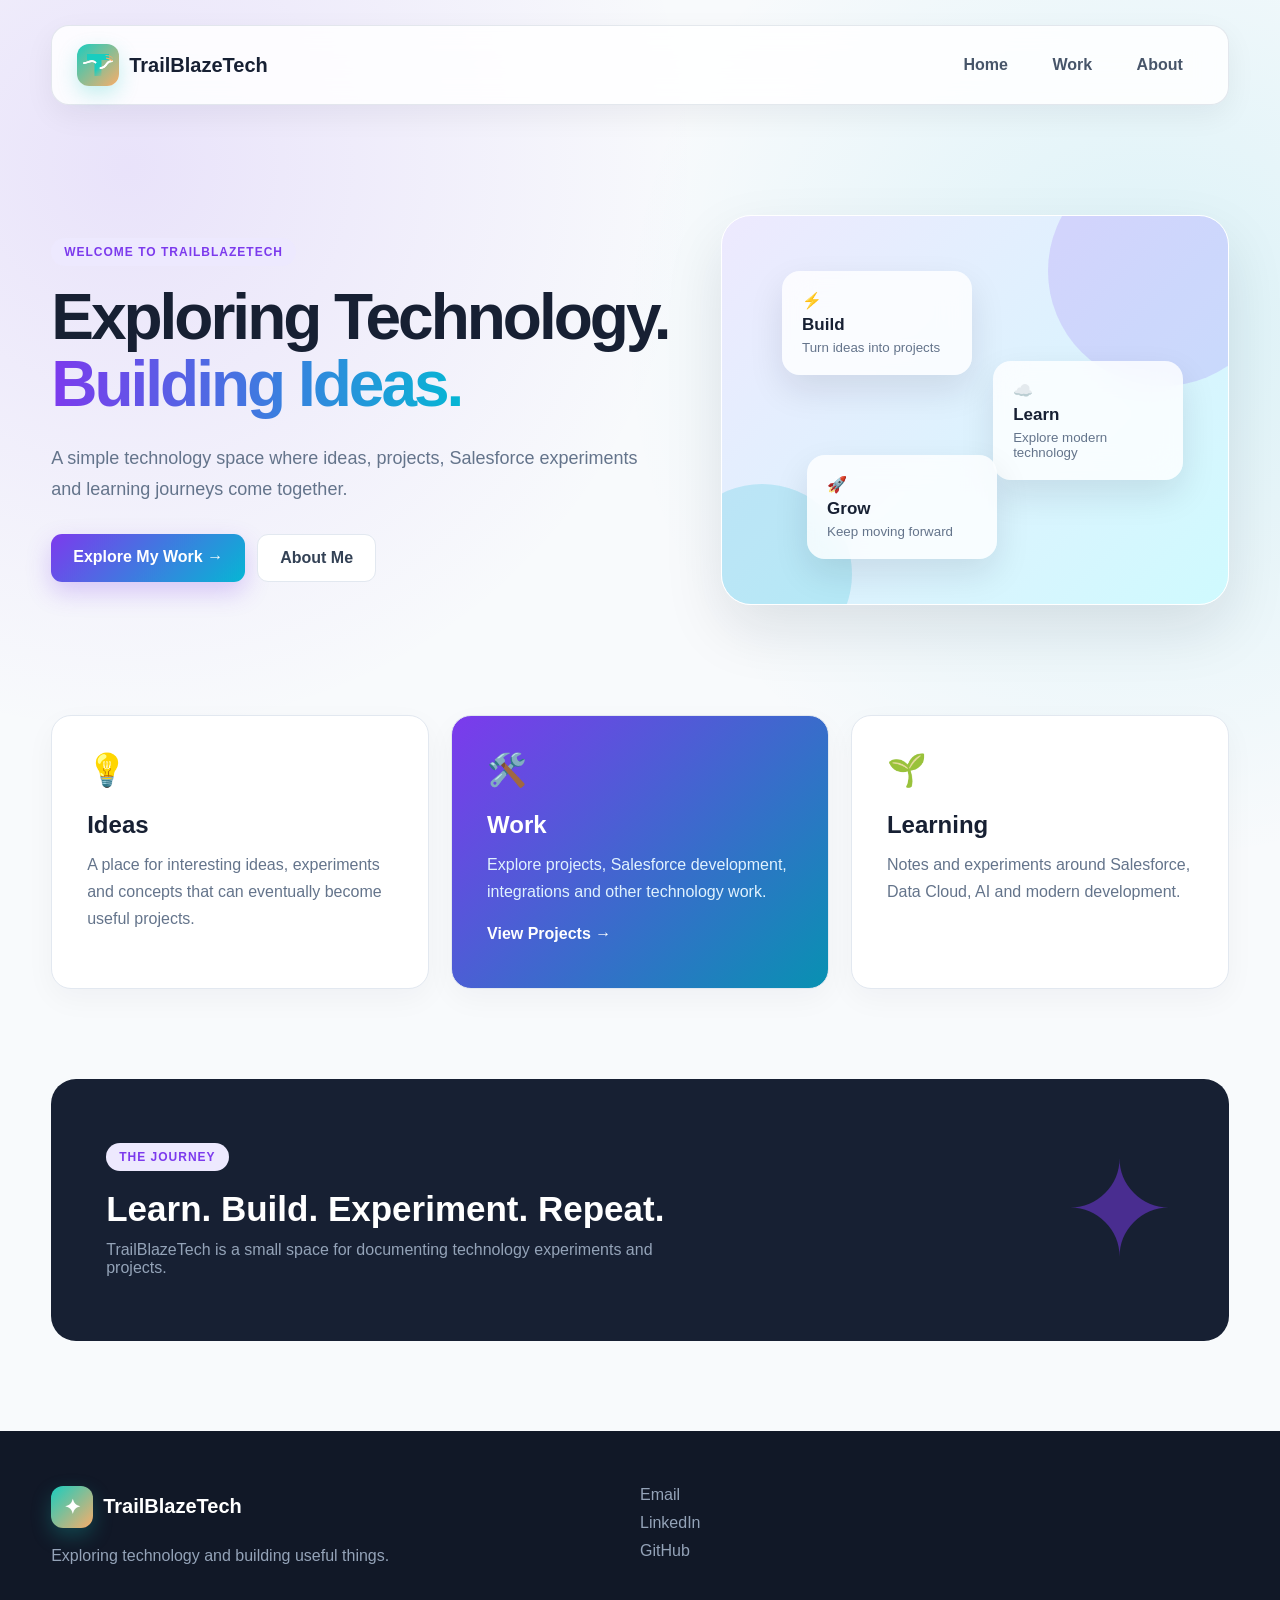
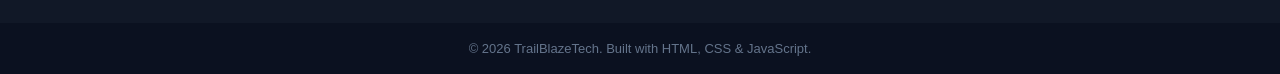
<file: index.html>
<!DOCTYPE html>
<html lang="en">
<head>
    <meta charset="UTF-8">
    <meta name="viewport" content="width=device-width, initial-scale=1.0">

    <title>TrailBlazeTech | Home</title>

    <link rel="stylesheet" href="style.css">
</head>

<body>

    <!-- HEADER -->
    <header class="header">

        <!-- <div class="logo">
            <span class="logo-icon">✦</span>
            <span>TrailBlazeTech</span>
        </div> -->
       <div class="logo">

    <span class="logo-icon">

        <svg viewBox="0 0 64 64" xmlns="http://www.w3.org/2000/svg">

            <defs>
                <linearGradient id="trailGradient"
                    x1="0%" y1="0%"
                    x2="100%" y2="100%">

                    <stop offset="0%" stop-color="#19cdbf"/>
                    <stop offset="55%" stop-color="#19cdbf"/>
                    <stop offset="100%" stop-color="#f9ad69"/>

                </linearGradient>

                <!-- Glow for the signal -->
                <filter id="signalGlow">
                    <feGaussianBlur stdDeviation="1.5" result="blur"/>
                    <feMerge>
                        <feMergeNode in="blur"/>
                        <feMergeNode in="SourceGraphic"/>
                    </feMerge>
                </filter>
            </defs>


            <!-- Main T -->
            <path
                d="M10 10
                   H54
                   V22
                   H39
                   V54
                   H25
                   V22
                   H10
                   Z"
                fill="url(#trailGradient)"
            />


            <!-- SIGNAL COMING INTO THE T -->

            <path
                d="M4 28
                   C11 28 14 24 20 24
                   C23 24 25 25 27 27"
                fill="none"
                stroke="white"
                stroke-width="3.5"
                stroke-linecap="round"
                filter="url(#signalGlow)"
            />


            <!-- SIGNAL COMING OUT OF THE T -->

            <path
                d="M37 38
                   C43 38 47 34 50 29
                   C52 26 55 24 60 24"
                fill="none"
                stroke="white"
                stroke-width="3.5"
                stroke-linecap="round"
                filter="url(#signalGlow)"
            />


            <!-- Small outgoing signal lines -->

            <path
                d="M49 18
                   C54 18 57 20 60 23"
                fill="none"
                stroke="#f9ad69"
                stroke-width="2.5"
                stroke-linecap="round"
            />

            <path
                d="M48 13
                   C54 13 58 15 61 18"
                fill="none"
                stroke="#f9ad69"
                stroke-width="2"
                stroke-linecap="round"
                opacity="0.8"
            />

        </svg>

    </span>

    <span class="logo-text">
        TrailBlazeTech
    </span>

</div>

        <nav class="navbar">
            <a href="index.html" >Home</a>
            <a href="work.html" >Work</a>
            <a href="about.html" >About</a>
        </nav>

    </header>


    <!-- MAIN BODY -->
    <main>

        <!-- HERO -->
        <section class="hero">

            <div class="hero-text">

                <span class="tag">WELCOME TO TRAILBLAZETECH</span>

                <h1>
                    Exploring Technology.
                    <span>Building Ideas.</span>
                </h1>

                <p>
                    A simple technology space where ideas, projects,
                    Salesforce experiments and learning journeys come together.
                </p>

                <div class="hero-buttons">

                    <a href="work.html" target="_blank" class="primary-btn">
                        Explore My Work →
                    </a>

                    <a href="about.html" target="_blank" class="secondary-btn">
                        About Me
                    </a>

                </div>

            </div>


            <div class="hero-card">

                <div class="floating-card card-one">
                    ⚡
                    <strong>Build</strong>
                    <small>Turn ideas into projects</small>
                </div>

                <div class="floating-card card-two">
                    ☁️
                    <strong>Learn</strong>
                    <small>Explore modern technology</small>
                </div>

                <div class="floating-card card-three">
                    🚀
                    <strong>Grow</strong>
                    <small>Keep moving forward</small>
                </div>

            </div>

        </section>


        <!-- THREE CONTENT PARTS -->
        <section class="content-section">

            <div class="content-card">

                <div class="icon">💡</div>

                <h2>Ideas</h2>

                <p>
                    A place for interesting ideas, experiments and
                    concepts that can eventually become useful projects.
                </p>

            </div>


            <div class="content-card featured">

                <div class="icon">🛠️</div>

                <h2>Work</h2>

                <p>
                    Explore projects, Salesforce development,
                    integrations and other technology work.
                </p>

                <a href="work.html" target="_blank">
                    View Projects →
                </a>

            </div>


            <div class="content-card">

                <div class="icon">🌱</div>

                <h2>Learning</h2>

                <p>
                    Notes and experiments around Salesforce,
                    Data Cloud, AI and modern development.
                </p>

            </div>

        </section>


        <!-- BOTTOM SECTION -->
        <section class="bottom-banner">

            <div>

                <span class="tag">THE JOURNEY</span>

                <h2>
                    Learn. Build. Experiment. Repeat.
                </h2>

                <p>
                    TrailBlazeTech is a small space for documenting
                    technology experiments and projects.
                </p>

            </div>

            <div class="banner-symbol">
                ✦
            </div>

        </section>

    </main>


    <!-- FOOTER -->
    <footer class="footer">

        <div class="footer-left">

            <div class="logo">
                <span class="logo-icon">✦</span>
                TrailBlazeTech
            </div>

            <p>
                Exploring technology and building useful things.
            </p>

        </div>


        <!-- <div class="footer-links">

            <h3>Navigate</h3>

            <a href="index.html" target="_blank">Home</a>
            <a href="work.html" target="_blank">Work</a>
            <a href="about.html" target="_blank">About</a>

        </div> -->


        <div class="footer-contact">

            <!-- <h3>Connect</h3> -->

            <a href="mailto:your-email@example.com">
                Email
            </a>

            <a href="#" onclick="openLinkedIn()">
                LinkedIn
            </a>

            <a href="#" onclick="openGitHub()">
                GitHub
            </a>

        </div>

    </footer>


    <div class="copyright">
        © 2026 TrailBlazeTech. Built with HTML, CSS & JavaScript.
    </div>


    <script src="script.js"></script>
    <script type='text/javascript'>
	function initEmbeddedMessaging() {
		try {
			embeddedservice_bootstrap.settings.language = 'en_US'; // For example, enter 'en' or 'en-US'

			embeddedservice_bootstrap.init(
				'00Dfn000003z2bd',
				'Memoir_Agency',
				'https://memoir.my.site.com/ESWMemoirAgency1759137680537',
				{
					scrt2URL: 'https://memoir.my.salesforce-scrt.com'
				}
			);
		} catch (err) {
			console.error('Error loading Embedded Messaging: ', err);
		}
	};
</script>
<script type='text/javascript' src='https://memoir.my.site.com/ESWMemoirAgency1759137680537/assets/js/bootstrap.min.js' onload='initEmbeddedMessaging()'></script>


</body>
</html>
<script src="script.js"></script>
</body>
</html>
</file>
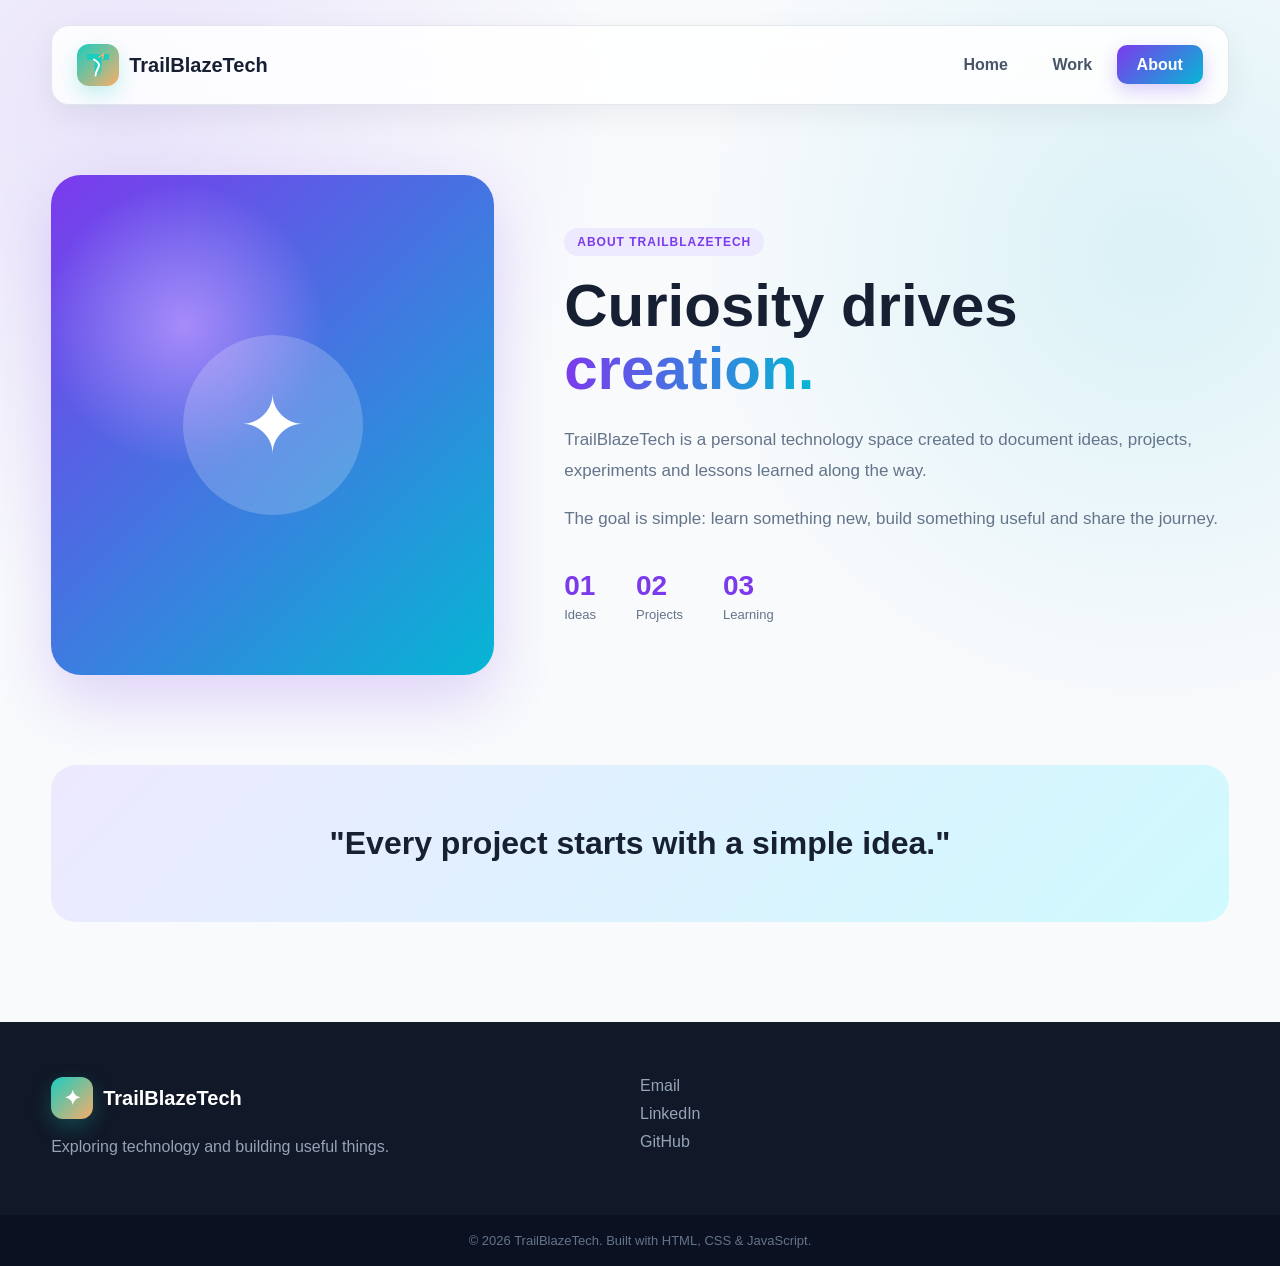
<file: about.html>
<!DOCTYPE html>
<html lang="en">

<head>

    <meta charset="UTF-8">
    <meta name="viewport" content="width=device-width, initial-scale=1.0">

    <title>TrailBlazeTech | About</title>

    <link rel="stylesheet" href="style.css">

</head>


<body>

    <!-- HEADER -->

    <header class="header">

        <!-- <div class="logo">
            <span class="logo-icon">✦</span>
            TrailBlazeTech
        </div> -->
        <div class="logo">

    <span class="logo-icon">

        <svg viewBox="0 0 64 64" xmlns="http://www.w3.org/2000/svg">

            <defs>
                <linearGradient id="trailGradient"
                    x1="0%" y1="0%"
                    x2="100%" y2="100%">

                    <stop offset="0%" stop-color="#19cdbf"/>
                    <stop offset="55%" stop-color="#19cdbf"/>
                    <stop offset="100%" stop-color="#f9ad69"/>

                </linearGradient>
            </defs>

            <!-- T shape -->
            <path
                d="M10 10
                   H54
                   V22
                   H39
                   V54
                   H25
                   V22
                   H10
                   Z"
                fill="url(#trailGradient)"
            />

            <!-- Trail / road -->
            <path
                d="M27 53
                   C27 43 34 39 34 32
                   C34 27 29 24 24 21"
                fill="none"
                stroke="white"
                stroke-width="4"
                stroke-linecap="round"
            />

            <!-- Small growth arrow -->
            <path
                d="M34 16
                   L43 10
                   L41 19"
                fill="none"
                stroke="#f9ad69"
                stroke-width="3"
                stroke-linecap="round"
                stroke-linejoin="round"
            />

        </svg>

    </span>

    <span class="logo-text">
        TrailBlazeTech
    </span>

</div>

        <nav class="navbar">

            <a href="index.html" target="_blank">
                Home
            </a>

            <a href="work.html" target="_blank">
                Work
            </a>

            <a href="about.html" target="_blank" class="active">
                About
            </a>

        </nav>

    </header>


    <!-- BODY -->

    <main class="page">

        <section class="about-section">

            <div class="about-image">

                <div class="profile-symbol">
                    ✦
                </div>

            </div>


            <div class="about-content">

                <span class="tag">
                    ABOUT TRAILBLAZETECH
                </span>

                <h1>
                    Curiosity drives
                    <span>creation.</span>
                </h1>

                <p>
                    TrailBlazeTech is a personal technology space
                    created to document ideas, projects, experiments
                    and lessons learned along the way.
                </p>

                <p>
                    The goal is simple: learn something new,
                    build something useful and share the journey.
                </p>


                <div class="about-stats">

                    <div>
                        <strong>01</strong>
                        <span>Ideas</span>
                    </div>

                    <div>
                        <strong>02</strong>
                        <span>Projects</span>
                    </div>

                    <div>
                        <strong>03</strong>
                        <span>Learning</span>
                    </div>

                </div>

            </div>

        </section>


        <section class="quote-section">

            <h2>
                "Every project starts with a simple idea."
            </h2>

        </section>

    </main>


    <!-- FOOTER -->

    <footer class="footer">

        <div class="footer-left">

            <div class="logo">
                <span class="logo-icon">✦</span>
                TrailBlazeTech
            </div>

            <p>
                Exploring technology and building useful things.
            </p>

        </div>


        <div class="footer-contact">

            <!-- <h3>Connect</h3> -->

            <a href="mailto:your-email@example.com">
                Email
            </a>

            <a href="#" onclick="openLinkedIn()">
                LinkedIn
            </a>

            <a href="#" onclick="openGitHub()">
                GitHub
            </a>

        </div>

    </footer>


    <div class="copyright">
        © 2026 TrailBlazeTech. Built with HTML, CSS & JavaScript.
    </div>


    <script src="script.js"></script>

</body>

</html>
</file>
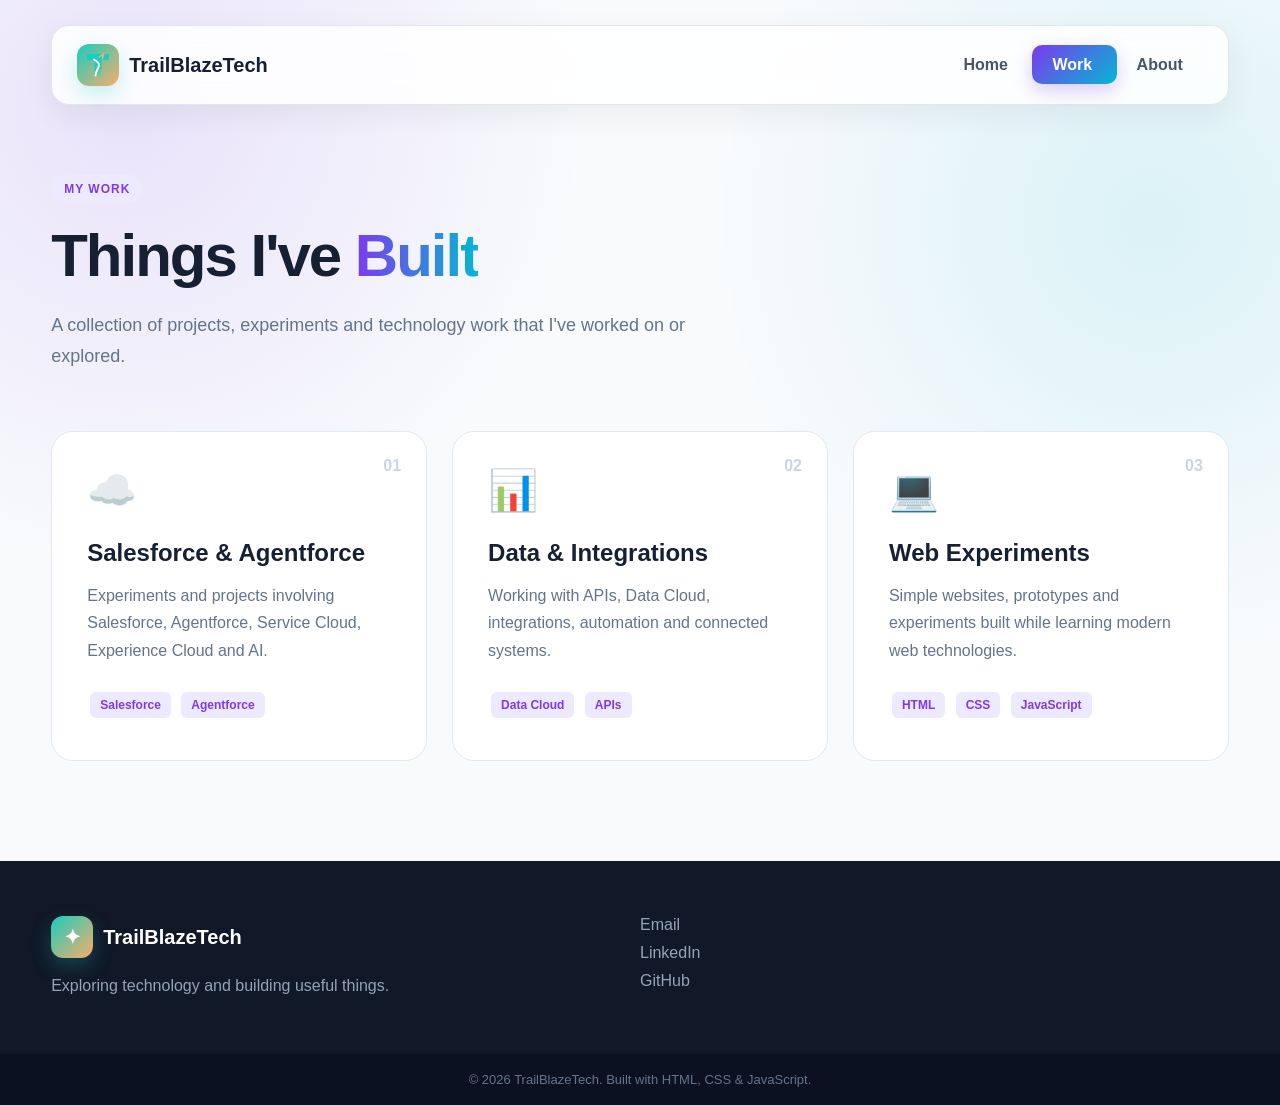
<file: work.html>
<!DOCTYPE html>
<html lang="en">

<head>

    <meta charset="UTF-8">
    <meta name="viewport" content="width=device-width, initial-scale=1.0">

    <title>TrailBlazeTech | Work</title>

    <link rel="stylesheet" href="style.css">

</head>


<body>

    <!-- HEADER -->

    <header class="header">

        <!-- <div class="logo">
            <span class="logo-icon">✦</span>
            TrailBlazeTech
        </div> -->
        <div class="logo">

    <span class="logo-icon">

        <svg viewBox="0 0 64 64" xmlns="http://www.w3.org/2000/svg">

            <defs>
                <linearGradient id="trailGradient"
                    x1="0%" y1="0%"
                    x2="100%" y2="100%">

                    <stop offset="0%" stop-color="#19cdbf"/>
                    <stop offset="55%" stop-color="#19cdbf"/>
                    <stop offset="100%" stop-color="#f9ad69"/>

                </linearGradient>
            </defs>

            <!-- T shape -->
            <path
                d="M10 10
                   H54
                   V22
                   H39
                   V54
                   H25
                   V22
                   H10
                   Z"
                fill="url(#trailGradient)"
            />

            <!-- Trail / road -->
            <path
                d="M27 53
                   C27 43 34 39 34 32
                   C34 27 29 24 24 21"
                fill="none"
                stroke="white"
                stroke-width="4"
                stroke-linecap="round"
            />

            <!-- Small growth arrow -->
            <path
                d="M34 16
                   L43 10
                   L41 19"
                fill="none"
                stroke="#f9ad69"
                stroke-width="3"
                stroke-linecap="round"
                stroke-linejoin="round"
            />

        </svg>

    </span>

    <span class="logo-text">
        TrailBlazeTech
    </span>

</div>

        <nav class="navbar">

            <a href="index.html" >Home</a>

            <a href="work.html"  class="active">
                Work
            </a>

            <a href="about.html" >
                About
            </a>

        </nav>

    </header>


    <!-- BODY -->

    <main class="page">

        <section class="page-heading">

            <span class="tag">MY WORK</span>

            <h1>
                Things I've <span>Built</span>
            </h1>

            <p>
                A collection of projects, experiments and technology
                work that I've worked on or explored.
            </p>

        </section>


        <section class="projects">


            <article class="project-card">

                <div class="project-number">
                    01
                </div>

                <div class="project-icon">
                    ☁️
                </div>

                <h2>Salesforce & Agentforce</h2>

                <p>
                    Experiments and projects involving Salesforce,
                    Agentforce, Service Cloud, Experience Cloud and AI.
                </p>

                <span class="project-tag">
                    Salesforce
                </span>

                <span class="project-tag">
                    Agentforce
                </span>

            </article>


            <article class="project-card">

                <div class="project-number">
                    02
                </div>

                <div class="project-icon">
                    📊
                </div>

                <h2>Data & Integrations</h2>

                <p>
                    Working with APIs, Data Cloud, integrations,
                    automation and connected systems.
                </p>

                <span class="project-tag">
                    Data Cloud
                </span>

                <span class="project-tag">
                    APIs
                </span>

            </article>


            <article class="project-card">

                <div class="project-number">
                    03
                </div>

                <div class="project-icon">
                    💻
                </div>

                <h2>Web Experiments</h2>

                <p>
                    Simple websites, prototypes and experiments
                    built while learning modern web technologies.
                </p>

                <span class="project-tag">
                    HTML
                </span>

                <span class="project-tag">
                    CSS
                </span>

                <span class="project-tag">
                    JavaScript
                </span>

            </article>


        </section>

    </main>


    <!-- FOOTER -->

    <footer class="footer">

        <div class="footer-left">

            <div class="logo">
                <span class="logo-icon">✦</span>
                TrailBlazeTech
            </div>

            <p>
                Exploring technology and building useful things.
            </p>

        </div>


        <div class="footer-contact">

            <!-- <h3>Connect</h3> -->

            <a href="mailto:your-email@example.com">
                Email
            </a>

            <a href="#" onclick="openLinkedIn()">
                LinkedIn
            </a>

            <a href="#" onclick="openGitHub()">
                GitHub
            </a>

        </div>

    </footer>


    <div class="copyright">
        © 2026 TrailBlazeTech. Built with HTML, CSS & JavaScript.
    </div>


    <script src="script.js"></script>

</body>

</html>
</file>
<file: style.css>
* {
    margin: 0;
    padding: 0;
    box-sizing: border-box;
}


body {
    font-family: Arial, Helvetica, sans-serif;

    background:
        radial-gradient(
            circle at 10% 10%,
            rgba(124, 58, 237, 0.12),
            transparent 30%
        ),
        radial-gradient(
            circle at 90% 20%,
            rgba(6, 182, 212, 0.12),
            transparent 30%
        ),
        #f8fafc;

    color: #172033;

    min-height: 100vh;
}


/* =========================
   HEADER
========================= */

.header {

    width: 92%;
    max-width: 1250px;

    margin: 25px auto 0;

    padding: 18px 25px;

    background: rgba(255,255,255,0.85);

    backdrop-filter: blur(15px);

    border: 1px solid rgba(148,163,184,0.25);

    border-radius: 18px;

    display: flex;

    align-items: center;

    justify-content: space-between;

    box-shadow: 0 10px 30px rgba(15,23,42,0.06);
}


/* .logo {

    display: flex;

    align-items: center;

    gap: 10px;

    font-size: 20px;

    font-weight: 700;

    color: #172033;
} */
.logo {
    display: flex;
    align-items: center;
    gap: 10px;

    font-size: 20px;
    font-weight: 700;

    color: #172033;
}


.logo-icon {
    width: 42px;
    height: 42px;

    display: flex;
    align-items: center;
    justify-content: center;

    border-radius: 12px;

    background: linear-gradient(
        135deg,
        #19cdbf,
        #f9ad69
    );

    box-shadow:
        0 8px 20px rgba(25, 205, 191, 0.25);

    overflow: visible;
}


.logo-icon svg {
    width: 32px;
    height: 32px;

    display: block;

    overflow: visible;
}
/* .logo-icon {

    width: 38px;
    height: 38px;

    display: flex;

    align-items: center;
    justify-content: center;

    border-radius: 12px;

    color: white;

    /* background: linear-gradient(
        135deg,
        #7c3aed,
        #06b6d4
    ); */
    
    background: linear-gradient(
        135deg,
        #19cdbf,
        #f9ad69
    );


    box-shadow: 0 8px 20px rgba(124,58,237,0.3);
} */


.navbar {

    display: flex;

    gap: 10px;
}


.navbar a {

    text-decoration: none;

    color: #475569;

    padding: 11px 20px;

    border-radius: 10px;

    font-weight: 600;

    transition: 0.25s;
}


.navbar a:hover,
.navbar a.active {

    color: white;

    background: linear-gradient(
        135deg,
        #7c3aed,
        #06b6d4
    );

    transform: translateY(-2px);

    box-shadow: 0 7px 18px rgba(124,58,237,0.25);
}


/* =========================
   HERO
========================= */

.hero {

    width: 92%;
    max-width: 1250px;

    margin: 70px auto;

    min-height: 470px;

    display: grid;

    grid-template-columns: 1.1fr 0.9fr;

    align-items: center;

    gap: 50px;
}


.tag {

    display: inline-block;

    padding: 7px 13px;

    border-radius: 50px;

    background: #ede9fe;

    color: #7c3aed;

    font-size: 12px;

    font-weight: 800;

    letter-spacing: 1px;

    margin-bottom: 18px;
}


.hero h1 {

    font-size: clamp(42px, 5vw, 70px);

    line-height: 1.05;

    letter-spacing: -3px;

    margin-bottom: 25px;
}


.hero h1 span,
.page-heading h1 span,
.about-content h1 span {

    background: linear-gradient(
        90deg,
        #7c3aed,
        #06b6d4
    );

    -webkit-background-clip: text;

    color: transparent;
}


.hero p {

    max-width: 600px;

    color: #64748b;

    font-size: 18px;

    line-height: 1.7;

    margin-bottom: 30px;
}


.hero-buttons {

    display: flex;

    gap: 12px;

    flex-wrap: wrap;
}


.primary-btn,
.secondary-btn {

    padding: 14px 22px;

    border-radius: 11px;

    text-decoration: none;

    font-weight: 700;

    transition: 0.25s;
}


.primary-btn {

    color: white;

    background: linear-gradient(
        135deg,
        #7c3aed,
        #06b6d4
    );

    box-shadow: 0 10px 25px rgba(124,58,237,0.25);
}


.secondary-btn {

    color: #334155;

    background: white;

    border: 1px solid #e2e8f0;
}


.primary-btn:hover,
.secondary-btn:hover {

    transform: translateY(-3px);
}


/* =========================
   HERO CARDS
========================= */

.hero-card {

    height: 390px;

    position: relative;

    border-radius: 30px;

    background: linear-gradient(
        135deg,
        #ede9fe,
        #cffafe
    );

    overflow: hidden;

    border: 1px solid white;

    box-shadow: 0 25px 60px rgba(15,23,42,0.1);
}


.hero-card::before {

    content: "";

    position: absolute;

    width: 230px;
    height: 230px;

    background: #7c3aed;

    opacity: 0.15;

    border-radius: 50%;

    top: -60px;
    right: -50px;
}


.hero-card::after {

    content: "";

    position: absolute;

    width: 180px;
    height: 180px;

    background: #06b6d4;

    opacity: 0.18;

    border-radius: 50%;

    bottom: -60px;
    left: -50px;
}


.floating-card {

    position: absolute;

    background: rgba(255,255,255,0.8);

    backdrop-filter: blur(15px);

    padding: 20px;

    border-radius: 18px;

    display: flex;

    flex-direction: column;

    gap: 5px;

    width: 190px;

    box-shadow: 0 15px 35px rgba(15,23,42,0.1);

    z-index: 2;
}


.floating-card strong {

    font-size: 17px;
}


.floating-card small {

    color: #64748b;
}


.card-one {

    top: 55px;
    left: 60px;
}


.card-two {

    top: 145px;
    right: 45px;
}


.card-three {

    bottom: 45px;
    left: 85px;
}


/* =========================
   CONTENT CARDS
========================= */

.content-section {

    width: 92%;
    max-width: 1250px;

    margin: 30px auto 90px;

    display: grid;

    grid-template-columns: repeat(3, 1fr);

    gap: 22px;
}


.content-card {

    padding: 35px;

    background: white;

    border: 1px solid #e2e8f0;

    border-radius: 20px;

    transition: 0.3s;

    box-shadow: 0 10px 30px rgba(15,23,42,0.04);
}


.content-card:hover {

    transform: translateY(-8px);

    box-shadow: 0 20px 40px rgba(15,23,42,0.1);
}


.content-card.featured {

    background: linear-gradient(
        135deg,
        #7c3aed,
        #0891b2
    );

    color: white;
}


.icon {

    font-size: 32px;

    margin-bottom: 22px;
}


.content-card h2 {

    margin-bottom: 12px;
}


.content-card p {

    color: #64748b;

    line-height: 1.7;

    margin-bottom: 20px;
}


.featured p {

    color: #e0f2fe;
}


.content-card a {

    color: #7c3aed;

    text-decoration: none;

    font-weight: 700;
}


.featured a {

    color: white;
}


/* =========================
   BOTTOM BANNER
========================= */

.bottom-banner {

    width: 92%;
    max-width: 1250px;

    margin: 0 auto 90px;

    padding: 55px;

    border-radius: 25px;

    background: #172033;

    color: white;

    display: flex;

    justify-content: space-between;

    align-items: center;

    overflow: hidden;

    position: relative;
}


.bottom-banner h2 {

    font-size: 35px;

    margin-bottom: 12px;
}


.bottom-banner p {

    color: #94a3b8;

    max-width: 600px;

}


.banner-symbol {

    font-size: 130px;

    color: #7c3aed;

    opacity: 0.5;
}


/* =========================
   FOOTER
========================= */

.footer {

    background: #111827;

    color: white;

    padding: 55px max(4%, calc((100% - 1250px) / 2));

    display: grid;

    grid-template-columns: 2fr 1fr 1fr;

    gap: 40px;
}


.footer .logo {

    color: white;

    margin-bottom: 15px;
}


.footer p {

    color: #94a3b8;

    line-height: 1.6;

    max-width: 350px;
}


.footer h3 {

    margin-bottom: 18px;
}


.footer-links,
.footer-contact {

    display: flex;

    flex-direction: column;

    gap: 10px;
}


.footer a {

    color: #94a3b8;

    text-decoration: none;

    transition: 0.2s;
}


.footer a:hover {

    color: white;
}




.copyright {

    text-align: center;

    background: #0b1120;

    color: #64748b;

    padding: 18px;

    font-size: 13px;
}


/* =========================
   OTHER PAGES
========================= */

.page {

    width: 92%;
    max-width: 1250px;

    margin: 70px auto 100px;
}


.page-heading {

    max-width: 700px;

    margin-bottom: 60px;
}


.page-heading h1 {

    font-size: 60px;

    letter-spacing: -2px;

    margin-bottom: 20px;
}


.page-heading p {

    color: #64748b;

    font-size: 18px;

    line-height: 1.7;
}


.projects {

    display: grid;

    grid-template-columns: repeat(3, 1fr);

    gap: 25px;
}


.project-card {

    background: white;

    border: 1px solid #e2e8f0;

    border-radius: 22px;

    padding: 35px;

    position: relative;

    min-height: 330px;

    transition: 0.3s;
}


.project-card:hover {

    transform: translateY(-8px);

    box-shadow: 0 20px 45px rgba(15,23,42,0.1);
}


.project-number {

    position: absolute;

    top: 25px;

    right: 25px;

    color: #cbd5e1;

    font-weight: 800;
}


.project-icon {

    font-size: 40px;

    margin-bottom: 25px;
}


.project-card h2 {

    margin-bottom: 15px;
}


.project-card p {

    color: #64748b;

    line-height: 1.7;

    margin-bottom: 25px;
}


.project-tag {

    display: inline-block;

    padding: 6px 10px;

    margin: 3px;

    background: #ede9fe;

    color: #7c3aed;

    border-radius: 6px;

    font-size: 12px;

    font-weight: 700;
}


/* =========================
   ABOUT
========================= */

.about-section {

    display: grid;

    grid-template-columns: 0.8fr 1.2fr;

    gap: 70px;

    align-items: center;
}


.about-image {

    height: 500px;

    border-radius: 30px;

    background:
        radial-gradient(
            circle at 30% 30%,
            #a78bfa,
            transparent 30%
        ),
        linear-gradient(
            135deg,
            #7c3aed,
            #06b6d4
        );

    display: flex;

    align-items: center;

    justify-content: center;

    box-shadow: 0 25px 60px rgba(124,58,237,0.2);
}


.profile-symbol {

    width: 180px;
    height: 180px;

    border-radius: 50%;

    background: rgba(255,255,255,0.2);

    backdrop-filter: blur(10px);

    display: flex;

    align-items: center;
    justify-content: center;

    font-size: 80px;

    color: white;
}


.about-content h1 {

    font-size: 60px;

    line-height: 1.05;

    margin-bottom: 25px;
}


.about-content p {

    color: #64748b;

    font-size: 17px;

    line-height: 1.8;

    margin-bottom: 18px;
}


.about-stats {

    display: flex;

    gap: 40px;

    margin-top: 35px;
}


.about-stats div {

    display: flex;

    flex-direction: column;

    gap: 5px;
}


.about-stats strong {

    font-size: 28px;

    color: #7c3aed;
}


.about-stats span {

    color: #64748b;

    font-size: 13px;
}


.quote-section {

    margin-top: 90px;

    padding: 60px;

    border-radius: 25px;

    text-align: center;

    background: linear-gradient(
        135deg,
        #ede9fe,
        #cffafe
    );
}


.quote-section h2 {

    font-size: 32px;
}


/* =========================
   MOBILE
========================= */

@media (max-width: 800px) {

    .header {

        flex-direction: column;

        gap: 20px;

    }


    .hero {

        grid-template-columns: 1fr;

        margin-top: 50px;

    }


    .hero-card {

        height: 330px;

    }


    .content-section,
    .projects {

        grid-template-columns: 1fr;

    }


    .bottom-banner {

        padding: 35px;

    }


    .banner-symbol {

        display: none;

    }


    .footer {

        grid-template-columns: 1fr;

    }


    .about-section {

        grid-template-columns: 1fr;

    }


    .about-image {

        height: 350px;

    }


    .page-heading h1,
    .about-content h1 {

        font-size: 45px;

    }

}
</file>
